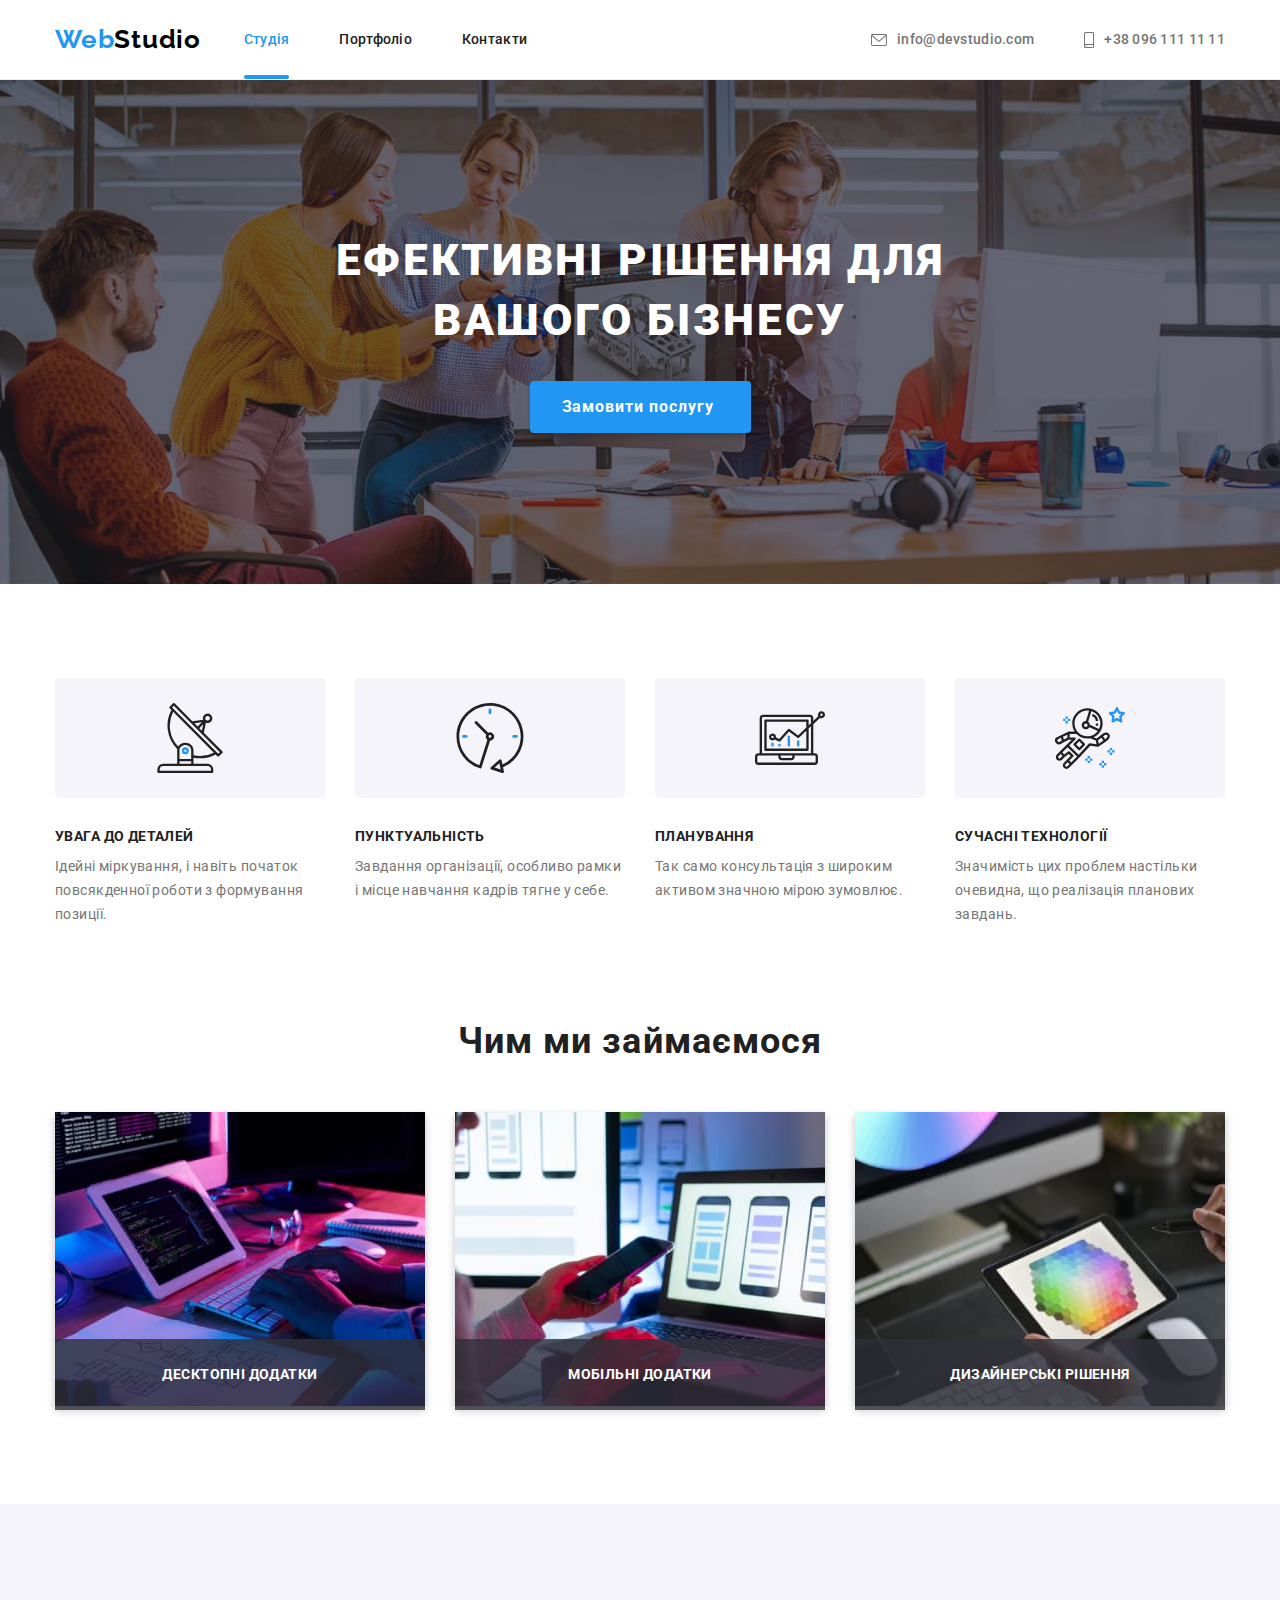
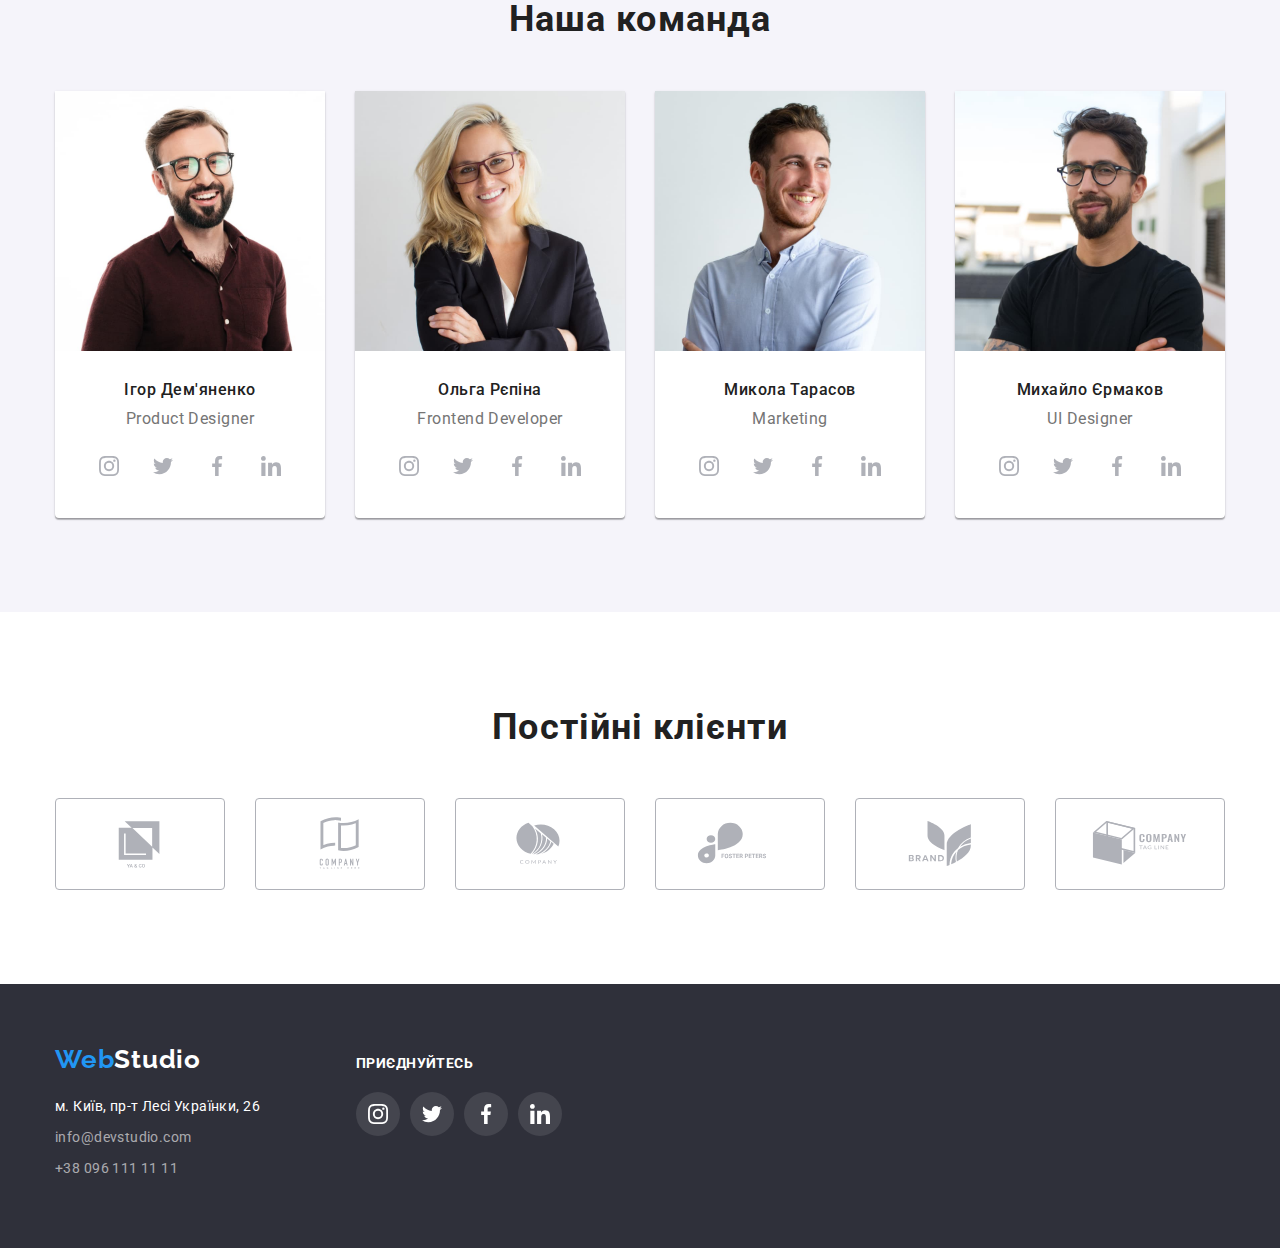
<file: index.html>
<!DOCTYPE html>
<html lang="uk">
<head>
    <meta charset="UTF-8">
    <meta http-equiv="X-UA-Compatible" content="IE=edge">
    <meta name="viewport" content="width=device-width, initial-scale=1.0">
    <title>Document</title>
    <link rel="stylesheet" href="https://cdnjs.cloudflare.com/ajax/libs/modern-normalize/1.1.0/modern-normalize.min.css">
    <link rel="stylesheet" href="./css/styles.css">
    <link href="https://fonts.googleapis.com/css2?family=Raleway:wght@700&family=Roboto:wght@400;500;700;900&display=swap"
    rel="stylesheet">
    

    </head>
<body>
    <header>
        <div class="container">
            <div class="header-con">
                <a class="logo" href="#"><span class="logo-blue">Web</span><span>Studio</span></a>
            
            <div class="nav-container">
                <nav>
                    <ul class="nav">
                        <li class="nav-active"><a href="#">Студія</a></li>
                        <li><a href="./portfolio.html">Портфоліо</a></li>
                        <li><a href="#">Контакти</a></li>
                    </ul>
                </nav>
            </div>            
            <div class="add-container">
                <ul class="head-address">
                    <li><a href="malito:info@devstudio.com">
                        <svg class="" width="16" height="12">
                        <use href="./images/icons.svg#icon-envelope"></use> 
                        </svg>
                        info@devstudio.com</a></li>
                    <li><a href="tel:380961111111">
                        <svg class="" width="10" height="16">
                            <use href="./images/icons.svg#icon-smartphone"></use>
                        </svg>
                        +38 096 111 11 11</a></li>
                </ul>
            </div>
            </div>
        </div>
    </header>
    <main>        
        <section class="section s1">
            <div class="container">
                <h1>Ефективні рішення для вашого бізнесу</h1>
                <button type="button" data-modal-open>Замовити послугу</button>
            </div>
        </section class="section">
        <section class="section">
            <div class="container s2">
                <h2></h2>
                <ul>
                    <li>
                        <div class="svg-box">
                            <svg class="" width="70" height="70">
                            <use href="./images/icons.svg#icon-antenna"></use> 
                            </svg>
                        </div>
                        <h3>УВАГА ДО ДЕТАЛЕЙ</h3>
                        <p>Ідейні міркування, і навіть початок повсякденної роботи з формування позиції.</p>
                    </li>
                    <li>
                        <div class="svg-box">
                            <svg class="" width="70" height="70">
                            <use href="./images/icons.svg#icon-clock"></use> 
                            </svg>
                        </div>
                        <h3>ПУНКТУАЛЬНІСТЬ</h3>
                        <p>Завдання організації, особливо рамки і місце навчання кадрів тягне у себе.</p>
                    </li>
                    <li>
                        <div class="svg-box">
                            <svg class="" width="70" height="70">
                            <use href="./images/icons.svg#icon-diagram"></use> 
                            </svg>
                        </div>
                        <h3>ПЛАНУВАННЯ</h3>
                        <p>Так само консультація з широким активом значною мірою зумовлює.</p>
                    </li>
                    <li>
                        <div class="svg-box">
                            <svg class="" width="70" height="70">
                            <use href="./images/icons.svg#icon-astronaut"></use> 
                            </svg>
                        </div>
                        <h3>СУЧАСНІ ТЕХНОЛОГІЇ</h3>
                        <p>Значимість цих проблем настільки очевидна, що реалізація планових завдань.</p>
                    </li>
                </ul>
            </div>
        
            <div class="container s3">
                <h2>Чим ми займаємося</h2>
                <ul>
                    <li>
                        <img src="./images/portfolio1.jpg" alt="Портфоліо1" width="370">
                        <div class="box-title-img">
                            <p>Десктопні додатки</p>
                        </div>
                    </li>
                    <li>
                        <img src="./images/portfolio2.jpg" alt="Портфоліо2" width="370">
                        <div class="box-title-img">
                            <p>Мобільні додатки</p>
                        </div>
                    </li>
                    <li>
                        <img src="./images/portfolio3.jpg" alt="Портфоліо3" width="370">
                        <div class="box-title-img">
                            <p>Дизайнерські рішення</p>
                        </div>
                    </li>
                </ul>
            </div>
        </section>
        <section class="section s4">
            <div class="container">
                <h2>Наша команда</h2>            
                <ul class="our-team">
                    <li>
                        <img src="./images/igor.jpg" alt="Ігор Дем'яненко - Product Designer" width="270">
                        <p class="name">Ігор Дем'яненко</p>
                        <p class="job-title">Product Designer</p>
                            <ul class="social-svg">
                                <li>
                                    <a href="#">
                                    <svg class="" width="20" height="20">
                                    <use href="./images/icons.svg#icon-instagram"></use> 
                                    </svg>
                                    </a>
                                </li>
                                <li>
                                    <a href="#">
                                    <svg class="" width="20" height="20">
                                        <use href="./images/icons.svg#icon-twitter"></use>
                                    </svg>
                                    </a>
                                </li>
                                <li>
                                    <a href="#">
                                    <svg class="" width="20" height="20">
                                        <use href="./images/icons.svg#icon-facebook"></use>
                                    </svg>
                                    </a>
                                </li>
                                <li>
                                    <a href="#">
                                    <svg class="" width="20" height="20">
                                        <use href="./images/icons.svg#icon-linkedin"></use>
                                    </svg>
                                    </a>
                                </li>
                            </ul>                        
                    </li>
                    <li>
                        <img src="./images/olga.jpg" alt="Ольга Рєпіна - Frontend Developer" width="270">
                        <p class="name">Ольга Рєпіна</p>
                        <p class="job-title">Frontend Developer</p>
                        <ul class="social-svg">
                            <li>
                                <a href="#">
                                <svg class="" width="20" height="20">
                                    <use href="./images/icons.svg#icon-instagram"></use>
                                </svg>
                                </a>
                            </li>
                            <li>
                                <a href="#">
                                <svg class="" width="20" height="20">
                                    <use href="./images/icons.svg#icon-twitter"></use>
                                </svg>
                                </a>
                            </li>
                            <li>
                                <a href="#">
                                <svg class="" width="20" height="20">
                                    <use href="./images/icons.svg#icon-facebook"></use>
                                </svg>
                                </a>
                            </li>
                            <li>
                                <a href="#">
                                <svg class="" width="20" height="20">
                                    <use href="./images/icons.svg#icon-linkedin"></use>
                                </svg>
                                </a>
                            </li>
                        </ul>
                    </li>
                    <li>
                        <img src="./images/mikola.jpg" alt="Микола Тарасов - Marketing" width="270">
                        <p class="name">Микола Тарасов</p>
                        <p class="job-title">Marketing</p>
                        <ul class="social-svg">
                            <li>
                                <a href="#">
                                <svg class="" width="20" height="20">
                                    <use href="./images/icons.svg#icon-instagram"></use>
                                </svg>
                                </a>
                            </li>
                            <li>
                                <a href="#">
                                <svg class="" width="20" height="20">
                                    <use href="./images/icons.svg#icon-twitter"></use>
                                </svg>
                                </a>
                            </li>
                            <li>
                                <a href="#">
                                <svg class="" width="20" height="20">
                                    <use href="./images/icons.svg#icon-facebook"></use>
                                </svg>
                                </a>
                            </li>
                            <li>
                                <a href="#">
                                <svg class="" width="20" height="20">
                                    <use href="./images/icons.svg#icon-linkedin"></use>
                                </svg>
                                </a>
                            </li>
                        </ul>
                    </li>
                    <li>
                        <img src="./images/mihail.jpg" alt="Михайло Єрмаков - UI Designer" width="270">
                        <p class="name">Михайло Єрмаков</p>
                        <p class="job-title">UI Designer</p>
                        <ul class="social-svg">
                            <li>
                                <a href="#">
                                <svg class="" width="20" height="20">
                                    <use href="./images/icons.svg#icon-instagram"></use>
                                </svg>
                                </a>
                            </li>
                            <li>
                                <a href="#">
                                <svg class="" width="20" height="20">
                                    <use href="./images/icons.svg#icon-twitter"></use>
                                </svg>
                                </a>
                            </li>
                            <li>
                                <a href="#">
                                <svg class="" width="20" height="20">
                                    <use href="./images/icons.svg#icon-facebook"></use>
                                </svg>
                                </a>
                            </li>
                            <li>
                                <a href="#">
                                <svg class="" width="20" height="20">
                                    <use href="./images/icons.svg#icon-linkedin"></use>
                                </svg>
                                </a>
                            </li>
                        </ul>
                    </li>
                </ul>
            </div>
        </section>
        <section class="section s5">
            <div class="container">
               <h2>Постійні клієнти</h2>
               <ul class="clients">
                <li>
                    <a href="" class="clients-link">
                        <svg class="" width="106" height="60">
                        <use href="./images/icons.svg#icon-company-1"></use> 
                        </svg>
                    </a>
                </li>
                <li>
                    <a href="" class="clients-link">
                        <svg class="" width="106" height="60">
                            <use href="./images/icons.svg#icon-company-2"></use>
                        </svg>
                    </a>
                </li>
                <li>
                    <a href="" class="clients-link">
                        <svg class="" width="106" height="60">
                            <use href="./images/icons.svg#icon-company-3"></use>
                        </svg>
                    </a>
                </li>
                <li>
                    <a href="" class="clients-link">
                        <svg class="" width="106" height="60">
                            <use href="./images/icons.svg#icon-company-4"></use>
                        </svg>
                    </a>
                </li>
                <li>
                    <a href="" class="clients-link">
                        <svg class="" width="106" height="60">
                            <use href="./images/icons.svg#icon-company-5"></use>
                        </svg>
                    </a>
                </li>
                <li>
                    <a href="" class="clients-link">
                        <svg class="" width="106" height="60">
                            <use href="./images/icons.svg#icon-company-6"></use>
                        </svg>
                    </a>
                </li>
               </ul>
            </div>
        </section>
    </main>
    <footer>
        <div class="footer container">
            <div class="footer-container">
                <div class="footer-addres-box">
                    <a class="logo" href="#"><span class="logo-blue">Web</span><span class="logo-white">Studio</span></a>
                    <address>
                        <p class="footer-address">м. Київ, пр-т Лесі Українки, 26</p>
                        <ul class="footer-contacts">
                            <li><a href="malito:info@devstudio.com">info@devstudio.com</a></li>
                            <li><a href="tel:380961111111">+38 096 111 11 11</a></li>
                        </ul>
                    </address>
                </div>
                <div class="footer-social-box">
                    <h3>приєднуйтесь</h3>
                    <ul class="footer-social-svg">
                        <li>
                            <a href="#">
                            <svg class="" width="20" height="20">
                                <use href="./images/icons.svg#icon-instagram"></use>
                            </svg>
                            </a>
                        </li>
                        <li>
                            <a href="#">
                            <svg class="" width="20" height="20">
                                <use href="./images/icons.svg#icon-twitter"></use>
                            </svg>
                            </a>
                        </li>
                        <li>
                            <a href="#">
                            <svg class="" width="20" height="20">
                                <use href="./images/icons.svg#icon-facebook"></use>
                            </svg>
                            </a>
                        </li>
                        <li>
                            <a href="#">
                            <svg class="" width="20" height="20">
                                <use href="./images/icons.svg#icon-linkedin"></use>
                            </svg>
                            </a>
                        </li>
                    </ul>
                </div>
            </div>
        </div>
    </footer>

    <!-- Modal window-->
    
    <div class="backdrop is-hidden" data-modal="">
        <div class="modal">
            <button class="modal-btn" type="button" data-modal-close="">
                <svg class="icon-close" width="18" height="18">
                    <use href="./images/icons.svg#icon-close"></use>
                </svg>
            </button>
        </div>
    </div>

    <script src="./js/modal.js"></script>
</body>
</html>
</file>
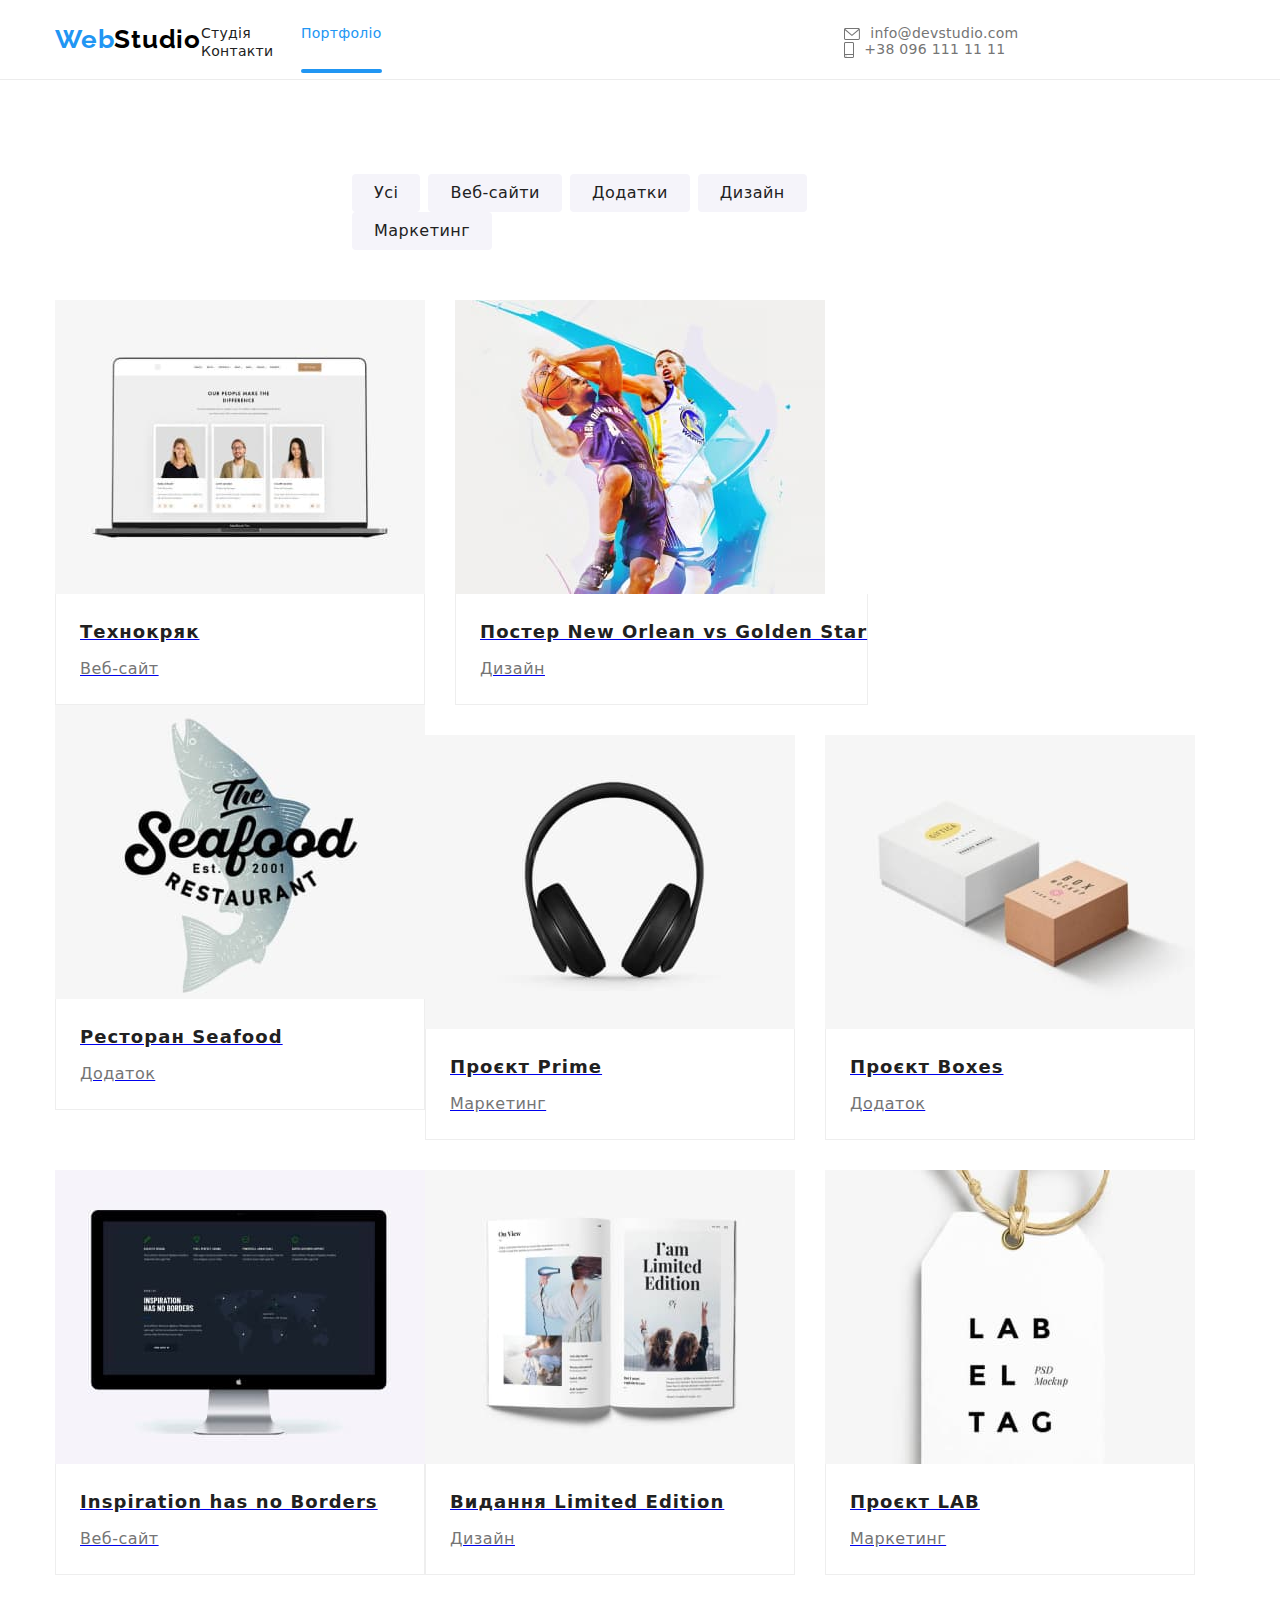
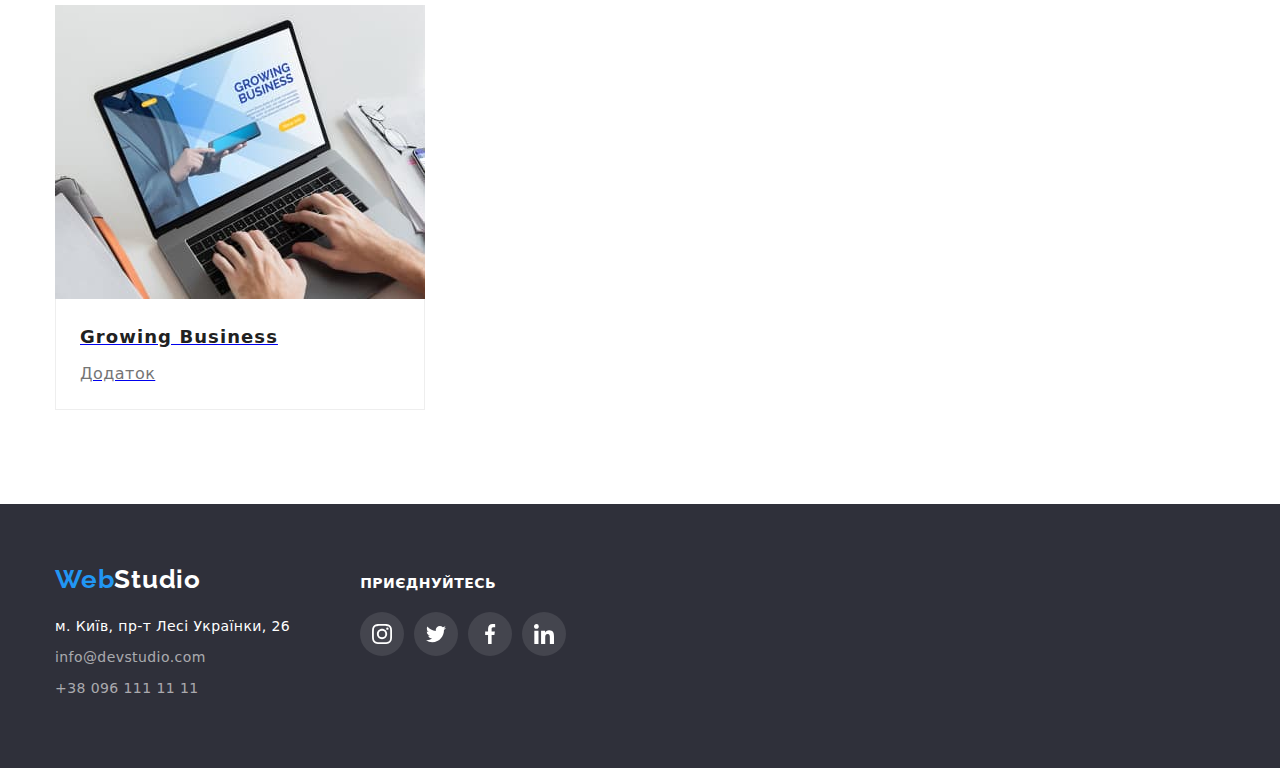
<file: portfolio.html>
<!DOCTYPE html>
<html lang="uk">

<head>
    <meta charset="UTF-8">
    <meta http-equiv="X-UA-Compatible" content="IE=edge">
    <meta name="viewport" content="width=device-width, initial-scale=1.0">
    <title>Document</title>
    <link rel="stylesheet" href="./css/styles.css">
    <link rel="preconnect" href="https://fonts.googleapis.com">
    <link rel="preconnect" href="https://fonts.gstatic.com" crossorigin>
    <link href="https://fonts.googleapis.com/css2?family=Raleway:wght@700&family=Roboto:wght@400;500;700;900&display=swap" rel="stylesheet">
    <link rel="stylesheet" href="https://cdnjs.cloudflare.com/ajax/libs/modern-normalize/1.1.0/modern-normalize.min.css">
</head>

<body>
    <header>
        <div class="container">
            <div class="header-con">
                <a class="logo" href="#"><span class="logo-blue">Web</span><span>Studio</span></a>

                <div class="nav-container">
                    <nav>
                        <ul class="nav">
                            <li><a href="./index.html">Студія</a></li>
                            <li class="nav-active"><a href="./portfolio.html">Портфоліо</a></li>
                            <li><a href="#">Контакти</a></li>
                        </ul>
                    </nav>
                </div>
                <div class="add-container">
                    <ul class="head-address">
                        <li><a href="malito:info@devstudio.com">
                                <svg class="" width="16" height="12">
                                    <use href="./images/icons.svg#icon-envelope"></use>
                                </svg>
                                info@devstudio.com</a></li>
                        <li><a href="tel:380961111111">
                                <svg class="" width="10" height="16">
                                    <use href="./images/icons.svg#icon-smartphone"></use>
                                </svg>
                                +38 096 111 11 11</a></li>
                    </ul>
                </div>
            </div>
        </div>
    </header>
    <main>
        <section class="section">
            <div class="container">
                <ul class="pf-nav">
                    <li><button class="active" type="button">Усі</button></li>
                    <li> <button type="button">Веб-сайти</button></li>
                    <li><button type="button">Додатки</button></li>
                    <li><button type="button">Дизайн</button></li>
                    <li><button type="button">Маркетинг</button></li>
                </ul> 
                <ul class="pf-work">
                    <li>
                        <a href="#" class="portfolio-link">
                            <div class="overlay-box">
                                <img src="./images/portfolio/portfolio1.jpg" alt="Технокряк" width="370">
                                <div class="overlay">
                                    <p class="overlay-text">Ресурс пропонує комплексні пропозиції з різним рівнем функціоналу та сервісів. Все це
                                        дозволить відвідувачу отримати
                                        вичерпні відомості про компанію чи приватну особу.</p>
                                </div>
                            </div>
                            <div class="work-title">
                                <h2 class="portfolio-h2">Технокряк</h2>
                                <p>Веб-сайт</p>
                            </div>
                        </a>
                    </li>
                    <li>
                        <a href="#" class="portfolio-link">
                            <div class="overlay-box">
                                <img src="./images/portfolio/portfolio2.jpg" alt="Постер New Orlean vs Golden Star" width="370">
                                <div class="overlay">
                                    <p class="overlay-text">Ресурс пропонує комплексні пропозиції з різним рівнем функціоналу та сервісів. Все це
                                        дозволить відвідувачу отримати
                                        вичерпні відомості про компанію чи приватну особу.</p>
                                </div>
                            </div>
                            <div class="work-title">
                                <h2 class="portfolio-h2">Постер New Orlean vs Golden Star</h2>
                                <p>Дизайн</p>
                            </div>
                        </a>
                    </li>
                    <li>
                        <a href="#" class="portfolio-link">
                            <div class="overlay-box">
                                <img src="./images/portfolio/portfolio3.jpg" alt="Ресторан Seafood" width="370">
                                <div class="overlay">
                                    <p class="overlay-text">Ресурс пропонує комплексні пропозиції з різним рівнем функціоналу та сервісів. Все це
                                        дозволить відвідувачу отримати
                                        вичерпні відомості про компанію чи приватну особу.</p>
                                </div>
                            </div>
                            <div class="work-title">
                                <h2 class="portfolio-h2">Ресторан Seafood</h2>
                                <p>Додаток</p>
                            </div>
                        </a>
                    </li>
                    <li>
                        <a href="#" class="portfolio-link">
                            <div class="overlay-box">
                                <img src="./images/portfolio/portfolio4.jpg" alt="Проєкт Prime" width="370">
                                <div class="overlay">
                                    <p class="overlay-text">Ресурс пропонує комплексні пропозиції з різним рівнем функціоналу та сервісів. Все це
                                        дозволить відвідувачу отримати
                                        вичерпні відомості про компанію чи приватну особу.</p>
                                </div>
                            </div>
                            <div class="work-title">
                                <h2 class="portfolio-h2">Проєкт Prime</h2>
                                <p>Маркетинг</p>
                            </div>
                        </a>
                    </li>
                    <li>
                        <a href="#" class="portfolio-link">
                            <div class="overlay-box">
                                <img src="./images/portfolio/portfolio5.jpg" alt="Проєкт Boxes" width="370">
                                <div class="overlay">
                                    <p class="overlay-text">Ресурс пропонує комплексні пропозиції з різним рівнем функціоналу та сервісів. Все це
                                        дозволить відвідувачу отримати
                                        вичерпні відомості про компанію чи приватну особу.</p>
                                </div>
                            </div>
                            <div class="work-title">    
                                <h2 class="portfolio-h2">Проєкт Boxes</h2>
                                <p>Додаток</p>
                            </div>
                        </a>
                    </li>
                    <li>
                        <a href="#" class="portfolio-link">
                            <div class="overlay-box">
                                <img src="./images/portfolio/portfolio6.jpg" alt="Inspiration has no Borders" width="370">
                                <div class="overlay">
                                    <p class="overlay-text">Ресурс пропонує комплексні пропозиції з різним рівнем функціоналу та сервісів. Все це
                                        дозволить відвідувачу отримати
                                        вичерпні відомості про компанію чи приватну особу.</p>
                                </div>
                            </div>
                            <div class="work-title">
                                <h2 class="portfolio-h2">Inspiration has no Borders</h2>
                                <p>Веб-сайт</p>
                            </div>
                        </a>
                    </li>
                    <li>
                        <a href="#" class="portfolio-link">
                            <div class="overlay-box">
                                <img src="./images/portfolio/portfolio7.jpg" alt="Видання Limited Edition" width="370">
                                <div class="overlay">
                                    <p class="overlay-text">Ресурс пропонує комплексні пропозиції з різним рівнем функціоналу та сервісів. Все це
                                        дозволить відвідувачу отримати
                                        вичерпні відомості про компанію чи приватну особу.</p>
                                </div>
                            </div>
                            <div class="work-title">
                                <h2 class="portfolio-h2">Видання Limited Edition</h2>
                                <p>Дизайн</p>
                            </div>
                        </a>
                    </li>
                    <li>
                        <a href="#" class="portfolio-link">
                            <div class="overlay-box">
                                <img src="./images/portfolio/portfolio8.jpg" alt="Проєкт LAB" width="370">
                                <div class="overlay">
                                    <p class="overlay-text">Ресурс пропонує комплексні пропозиції з різним рівнем функціоналу та сервісів. Все це
                                        дозволить відвідувачу отримати
                                        вичерпні відомості про компанію чи приватну особу.</p>
                                </div>
                            </div>
                            <div class="work-title">
                                <h2 class="portfolio-h2">Проєкт LAB</h2>
                                <p>Маркетинг</p>
                            </div>
                        </a>
                    </li>
                    <li>
                        <a href="#" class="portfolio-link">
                            <div class="overlay-box">
                                <img src="./images/portfolio/portfolio9.jpg" alt="Growing Business" width="370">
                                <div class="overlay">
                                    <p class="overlay-text">Ресурс пропонує комплексні пропозиції з різним рівнем функціоналу та сервісів. Все це
                                        дозволить відвідувачу отримати
                                        вичерпні відомості про компанію чи приватну особу.</p>
                                </div>
                            </div>
                            <div class="work-title">
                                <h2 class="portfolio-h2">Growing Business</h2>
                                <p>Додаток</p>
                            </div>
                        </a>
                    </li>
                </ul>
            </div>
        </section>
    </main>
    <footer>
        <div class="footer container">
            <div class="footer-container">
                <div class="footer-addres-box">
                    <a class="logo" href="#"><span class="logo-blue">Web</span><span class="logo-white">Studio</span></a>
                    <address>
                        <p class="footer-address">м. Київ, пр-т Лесі Українки, 26</p>
                        <ul class="footer-contacts">
                            <li><a href="malito:info@devstudio.com">info@devstudio.com</a></li>
                            <li><a href="tel:380961111111">+38 096 111 11 11</a></li>
                        </ul>
                    </address>
                </div>
                <div class="footer-social-box">
                    <h3>приєднуйтесь</h3>
                    <ul class="footer-social-svg">
                        <li>
                            <a href="#">
                                <svg class="" width="20" height="20">
                                    <use href="./images/icons.svg#icon-instagram"></use>
                                </svg>
                            </a>
                        </li>
                        <li>
                            <a href="#">
                                <svg class="" width="20" height="20">
                                    <use href="./images/icons.svg#icon-twitter"></use>
                                </svg>
                            </a>
                        </li>
                        <li>
                            <a href="#">
                                <svg class="" width="20" height="20">
                                    <use href="./images/icons.svg#icon-facebook"></use>
                                </svg>
                            </a>
                        </li>
                        <li>
                            <a href="#">
                                <svg class="" width="20" height="20">
                                    <use href="./images/icons.svg#icon-linkedin"></use>
                                </svg>
                            </a>
                        </li>
                    </ul>
                </div>
            </div>
        </div>
    </footer>
</body>

</html>
</file>
<file: css/styles.css>
:root {
    --main-bg-color: #FFFFFF;
    --second-bg-color: #2F303A;
    --main-text-color: #FFFFFF;
    --second-text-color: #212121;
}

body {
    font-family: 'Roboto', 'Raleway', sans-serif;
    font-style: normal;
    width: 100%;
    background-color: #fff;
}




/* header */

header {
    background-color: #fff;
    border-bottom: 1px solid #ECECEC;
    height: 80px;    
}

.section {
    padding-top: 94px;
    padding-bottom: 94px;
}

.container {
   /* display: flex;
    flex-wrap: nowrap; */    
    width: 1200px;
    margin: auto;
    padding: 0 15px;
}

.header-con {
    display: flex;
    flex-wrap: nowrap;
    padding: 24px 0 24px 0;
}

.logo {   
    font-family: 'Raleway';
    font-weight: 700;
    font-size: 26px;
    line-height: 1.2;
    letter-spacing: 0.03em;
    color: #000000;
    text-decoration: none;
}

.logo-blue {
    color: #2196F3;
}

.nav-container {
    margin: 0 344px 0 auto;
    display: flex;
    align-items: center;
}

.nav {
    padding: 0;
    margin: 0;
    display: flex;
    flex-wrap: wrap;
}

.nav .nav-active a {
    color: #2196F3;
    position: relative;
}

.nav-active a:after {
    content: '';
    position: absolute;
    display: block;
    width: 100%;
    height: 4px;
    bottom: -32px;
    left: 0;
    background: #2196F3;
    border-radius: 2px;
}

.nav li,
.head-address li {
    list-style: none;
}

.nav li:nth-child(2) {
    margin: 0 50px;
}

.nav a {
    font-weight: 500;
    font-size: 14px;
    line-height:1.14;
    letter-spacing: 0.02em;
    color: #212121;
    text-decoration: none;
    transition: color 250ms cubic-bezier(0.4, 0, 0.2, 1);
}

.nav a:focus,
.nav a:hover,
.head-address a:focus,
.head-address a:hover,
.footer-contacts li a:focus,
.footer-contacts li a:hover,
address p:focus,
address p:hover {
    color: #2196F3;       
} 

.head-address a svg {
    transition: color 250ms cubic-bezier(0.4, 0, 0.2, 1);
}

.head-address a:focus svg,
.head-address a:hover svg {
   /* fill: #2196F3;*/
}

.add-container {
    display: flex;
    align-items: center;
}

.head-address {
    padding: 0;
    display: flex;
    flex-wrap: wrap;
    margin: 0;
}

.head-address li:nth-child(1) {
    margin-right: 50px;
}

.head-address a {
    display: flex;
    align-items: center;
    flex-wrap: wrap;
    font-weight: 500;
    font-size: 14px;
    line-height: 1.14;
    letter-spacing: 0.02em;
    color: #757575;
    text-decoration: none;
    transition: color 250ms cubic-bezier(0.4, 0, 0.2, 1);
}

.head-address a svg {
    margin-right: 10px;
    fill: currentColor;
}

/* main */

.s1 {
    max-width: 1600px;
    margin-left: auto;
    margin-right: auto;
    background-color: #C4C4C4;    
    background-image: linear-gradient(rgba(47, 48, 58, 0.4), rgba(47, 48, 58, 0.4)), url(../images/bg.jpg);
    background-size: cover;
    background-repeat: no-repeat;
    background-position: center;   
    padding: 151px 0;
}

.s1 .container {
    flex-direction: column;
}

.s1 h1 {
    width: 696px;    
    margin: 0 auto 30px auto;
    font-weight: 900;
    font-size: 44px;
    line-height: 1.36;
    text-align: center;
    letter-spacing: 0.06em;
    text-transform: uppercase;
    color: #FFFFFF;
}

.s1 button {
    margin: 0 auto;
    width: 221px;
    height: 52px;
    padding: 10px 32px;
    font-weight: 700;
    font-size: 16px;
    line-height: 1.875;
    display: flex;
    align-items: center;
    text-align: center;
    letter-spacing: 0.06em;
    color: #FFFFFF;
    background: #2196F3;
    box-shadow: 0px 4px 4px rgba(0, 0, 0, 0.15);
    border-radius: 4px;
    border: 0;
    cursor: pointer;
}

.s2 {    
    padding: 0 15px 0;
    display: flex;
    flex-wrap: wrap;
}

.svg-box {
    display: flex;
    align-items: center;
    justify-content: center;
    height: 120px;
    background: #F5F4FA;
    border-radius: 4px;
   
    margin-bottom: 30px;
}

.s2 ul {
    padding: 0;
    margin: 0;
    display: flex;
    flex-wrap: wrap;

}

.s2 ul li {
    width: 270px;
    vertical-align: top;
    list-style: none;
}

.s2 ul li:not(:last-child) {
    margin-right: 30px;
}

.s2 h3 {
    font-weight: 700;
    font-size: 14px;
    line-height: 16px;
    letter-spacing: 0.03em;
    text-transform: uppercase;
    color: #212121;
    margin: 0;
}

.s2 p {
    font-weight: 400;
    font-size: 14px;
    line-height: 1.72;
    letter-spacing: 0.03em;
    color: #757575;
    margin: 10px 0 0 0;
}

.s3 {
    width: 1200px;
    margin: 94px auto 0;
    display: flex;
    flex-wrap: wrap;
}

.s3 h2 {
    text-align: center;
    margin: 0 0 50px 0;
    width: 100%;
    font-weight: 700;
    font-size: 36px;
    line-height: 1.17;
    text-align: center;
    letter-spacing: 0.03em;
    color: #212121;
}

.s3 ul {
    padding: 0;
    margin: 0;
    display: flex;
    flex-wrap: wrap;
}

.s3 ul li {
    width: 370px;
    vertical-align: top;
    list-style: none;
    position: relative;
}

.s3 ul li:not(:last-child) {
    margin-right: 30px;
}

.s3 ul li img {
    filter: drop-shadow(0px 4px 4px rgba(0, 0, 0, 0.25));
}

.box-title-img {
    position: absolute;
    bottom: 0;
    width: 100%;
    background: rgba(47, 48, 58, 0.8);
    padding: 26px 0;
}

.box-title-img p {
    font-weight: 700;
    font-size: 14px;
    margin: 0;
    line-height: 1.4;
    text-align: center;
    letter-spacing: 0.03em;
    text-transform: uppercase;
    color: #FFFFFF;    
}

.s4 {
    background: #F5F4FA;    
    width: 100%;
    padding: 94px 0;
}

.s4 .container {
    flex-direction: column;
}

.s4 h2 {
    text-align: center;
    margin: 0 0 50px 0;
    font-weight: 700;
    font-size: 36px;
    line-height: 1.17;
    text-align: center;
    letter-spacing: 0.03em;
    color: #212121;
}

.our-team {
    padding: 0;
    margin: 0;
    display: flex;
    flex-wrap: wrap;
}

.our-team li {
    width: 270px;
    vertical-align: top;
    list-style: none;
    background: #FFFFFF;
    box-shadow: 0px 1px 3px rgba(0, 0, 0, 0.12), 0px 1px 1px rgba(0, 0, 0, 0.14), 0px 2px 1px rgba(0, 0, 0, 0.2);
    border-radius: 0px 0px 4px 4px;
    padding-bottom: 30px;
}

.our-team li:not(:last-child) {
    margin-right: 30px;
}

.our-team li img:hover {
    filter: drop-shadow(0px 4px 4px rgba(0, 0, 0, 0.25));
    border-radius: 0px;
}

.name {
    font-weight: 500;
    font-size: 16px;
    line-height: 1.19;
    text-align: center;
    letter-spacing: 0.03em;
    color: #212121;
    margin: 25px 0 0 0;
}

.job-title {
    font-weight: 400;
    font-size: 16px;
    line-height: 1.19;
    text-align: center;
    letter-spacing: 0.03em;
    color: #757575;
    margin: 10px 0 16px 0;
}

.social-svg {
    padding: 0;
    display: flex;   
    justify-content: center;
}

.social-svg li {
    width: 44px;
    height: 44px;
    border: 0;
    box-shadow: none;
}

.social-svg li a {
    display: flex;
    padding: 12px;
    width: 44px;
    border-radius: 50%;
    box-shadow: none;
    transition:  
        background-color 250ms cubic-bezier(0.4, 0, 0.2, 1),
        border 250ms cubic-bezier(0.4, 0, 0.2, 1);
}

.social-svg li:not(:last-child) {
    margin-right: 10px;
}

.social-svg svg {
    fill: #AFB1B8;
    transition: fill 250ms cubic-bezier(0.4, 0, 0.2, 1);
}

.social-svg li a:focus,
.social-svg li a:hover {
    background-color: #2196F3;
    border: 0;
    border-radius: 50%;
}

.social-svg a:focus svg,
.social-svg a:hover svg {
    fill:#FFFFFF;
}

/* Clients */

.s5 {
    padding: 94px 0;
}

.s5 .container {
    flex-direction: column;
}

.s5 h2 {
    text-align: center;
    margin: 0 0 50px 0;
    font-weight: 700;
    font-size: 36px;
    line-height: 1.17;
    text-align: center;
    letter-spacing: 0.03em;
    color: #212121;
}

.s5 ul {
    padding: 0;
    margin: 0;
    display: flex;
    flex-wrap: wrap;
}

.s5 ul li {
    width: 170px;
    height: 92px;
    list-style: none;
}

.s5 ul li:not(:last-child) {
    margin-right: 30px;
}

.clients-link {
    border: 1px solid #AFB1B8;
    border-radius: 4px;
    fill: #AFB1B8;
    display: flex;
    flex-wrap: wrap;
    align-items: center;
    justify-content: center;
    height: 100%;
    transition: 
        border 250ms cubic-bezier(0.4, 0, 0.2, 1),
        fill 250ms cubic-bezier(0.4, 0, 0.2, 1);
}

.clients-link:focus,
.clients-link:hover {
    border: 1px solid #2196F3;
    fill: #2196F3;    
}

/* Portfolio */

.pf-nav {
    width: 576px;
    margin: 0 auto 50px auto;
    padding: 0;
    display: flex;
    flex-wrap: wrap;
    list-style: none;
}

/*.pf-nav .active {
    padding: 6px 25px;
    background-color: #2196F3;
    box-shadow: 0px 3px 1px rgba(0, 0, 0, 0.1), 0px 1px 2px rgba(0, 0, 0, 0.08), 0px 2px 2px rgba(0, 0, 0, 0.12);
    border-radius: 4px;
    color: #fff;
}*/

.pf-nav button:hover,
.pf-nav button:focus {    
    background-color: #2196F3;
    box-shadow: 0px 3px 1px rgba(0, 0, 0, 0.1), 0px 1px 2px rgba(0, 0, 0, 0.08), 0px 2px 2px rgba(0, 0, 0, 0.12);    
    color: #fff;
}

.pf-nav button {
    padding: 6px 22px;
    background: #F5F4FA;
    border-radius: 4px;
    border: none;
    font-weight: 500;
    font-size: 16px;
    line-height: 1.625;
    text-align: center;
    letter-spacing: 0.03em;
    color: #212121;
    cursor: pointer;
    transition: 
        color 250ms cubic-bezier(0.4, 0, 0.2, 1),        
        background-color 250ms cubic-bezier(0.4, 0, 0.2, 1),
        box-shadow 250ms cubic-bezier(0.4, 0, 0.2, 1);        
}

.pf-nav li:not(:last-child) {
    margin-right: 8px;
}

.pf-work {
    display: flex;
    flex-wrap: wrap;
    padding: 0;
    margin: 0;
}

.pf-work li {    
    display: flex;
    flex-direction: column;
}

.pf-work li:not(:nth-child(-n+3)) {
    margin-top: 30px;
}

.pf-work li:not(:nth-child(3n+3)) {
    margin-right: 30px;
}

.work-title {
    border: 1px solid #EEEEEE;
    border-top: 0;
    padding: 20px 0 20px 24px;
}

.pf-work h2 {
    font-style: normal;
    font-weight: 700;
    font-size: 18px;
    line-height: 2;
    letter-spacing: 0.06em;
    color: #212121;
    text-align: left;
    margin: 0;
    
}

.pf-work p {
    margin: 4px 0 0 0;
    font-style: normal;
    font-weight: 400;
    font-size: 16px;
    line-height: 1.875;
    letter-spacing: 0.03em;
    color: #757575;
}

.overlay-box {
    display: flex;
    position: relative;
    overflow: hidden;
}

.overlay {
    position: absolute;
    left: 0;
    transform: translateY(calc(100%));
    background: rgba(33, 150, 243, 0.9);
    padding: 63px 24px;
    width: 100%;
    height: 294px;
    transition: transform 250ms cubic-bezier(0.4, 0, 0.2, 1);
}

.pf-work .overlay-text {
    font-weight: 400;
    font-size: 18px;
    line-height: 28px;
    letter-spacing: 0.03em;
    color: #FFFFFF;
}

.portfolio-link:hover,
.portfolio-link:focus {
    box-shadow: 0px 1px 1px rgba(0, 0, 0, 0.12), 0px 4px 4px rgba(0, 0, 0, 0.06), 1px 4px 6px rgba(0, 0, 0, 0.16);
} 

.portfolio-link:hover .overlay {
    transform: translateY(0);
}

footer {
    background-color: #2F303A;
    padding: 60px 0;
}

.footer-container {
    display: flex;
    align-items: baseline;    
}

.footer-addres-box {
    min-width: 231px;
}

.logo-white {
    color: #fff;
}

.footer-address {
    font-style: normal;
    font-weight: 400;
    font-size: 14px;
    line-height: 1.71;
    letter-spacing: 0.03em;
    color: #FFFFFF;
    margin: 20px 0 0 0 ;
    transition: color 250ms cubic-bezier(0.4, 0, 0.2, 1);
}

.footer-address p {
    transition: color 250ms cubic-bezier(0.4, 0, 0.2, 1);
}

.footer-contacts {
    padding: 0;
    margin: 0;
}

.footer-contacts li {
    list-style: none;
    margin:  7px 0;
}

.footer-contacts li a {
    font-style: normal;
    font-weight: 400;
    font-size: 14px;
    line-height: 1.71;
    letter-spacing: 0.03em;
    color: rgba(255, 255, 255, 0.6);
    text-decoration: none;
    transition: color 250ms cubic-bezier(0.4, 0, 0.2, 1);
}

.footer-social-box {
    margin-left: 70px;
}

.footer-social-box h3 {
    font-weight: 700;
    font-size: 14px;
    line-height: 1.21;
    letter-spacing: 0.03em;
    text-transform: uppercase;
    color: #FFFFFF;
    margin: 0 0 20px 0;
}

.footer-social-svg {
    margin: 0;
    padding: 0;
    display: flex;
    flex-wrap: wrap;
}

.footer-social-svg li {
    list-style: none;
    width: 44px;
    height: 44px;
}

.footer-social-svg li a {
    display: flex;
    padding: 12px;
    width: 44px;    
    background: rgba(255, 255, 255, 0.1);
    border: 0;
    border-radius: 50%;
    transition: background-color 250ms cubic-bezier(0.4, 0, 0.2, 1);
}

.footer-social-svg li:not(:last-child) {
    margin-right: 10px;
}

.footer-social-svg svg {
    fill: #FFFFFF;
    transition: fill 250ms cubic-bezier(0.4, 0, 0.2, 1);
}

.footer-social-svg a:focus,
.footer-social-svg a:hover {
    background-color: #2196F3;      
}

.footer-social-svg a:focus svg,
.footer-social-svg a:hover svg {
    fill: #FFFFFF;
}

/* Modal Window */

.backdrop {
    position: fixed;
    top: 0;
    z-index: 100;
    width: 100%;
    height: 100%;
    background-color: rgba(0, 0, 0, 0.2);
    opacity: 1;
    visibility: visible;
    pointer-events: initial;
    transition: 
        opacity 250ms ease, 
        visibility 250s ease;
}

.modal {
    position: absolute;
    top: 50%;
    left: 50%;
    transform: translateX(-50%) translateY(-50%);
    width: 528px;
    min-height: 581px;
    background: #FFFFFF;
    box-shadow: 0px 1px 3px rgb(0 0 0 / 12%), 0px 1px 1px rgb(0 0 0 / 14%), 0px 2px 1px rgb(0 0 0 / 20%);
    border-radius: 4px;
}

.modal-btn {
    position: absolute;
    top: 8px;
    right: 8px;
    width: 30px;
    height: 30px;
    display: flex;
    align-items: center;
    justify-content: center;
    padding: 0;
    background: #FFFFFF;
    border: 1px solid rgba(0, 0, 0, 0.1);
    border-radius: 50%;
    cursor: pointer;
}

.modal-btn svg {
    fill: #000000;
}

.backdrop.is-hidden {
    opacity: 0;
    visibility: hidden;
    pointer-events: none;
}
</file>
